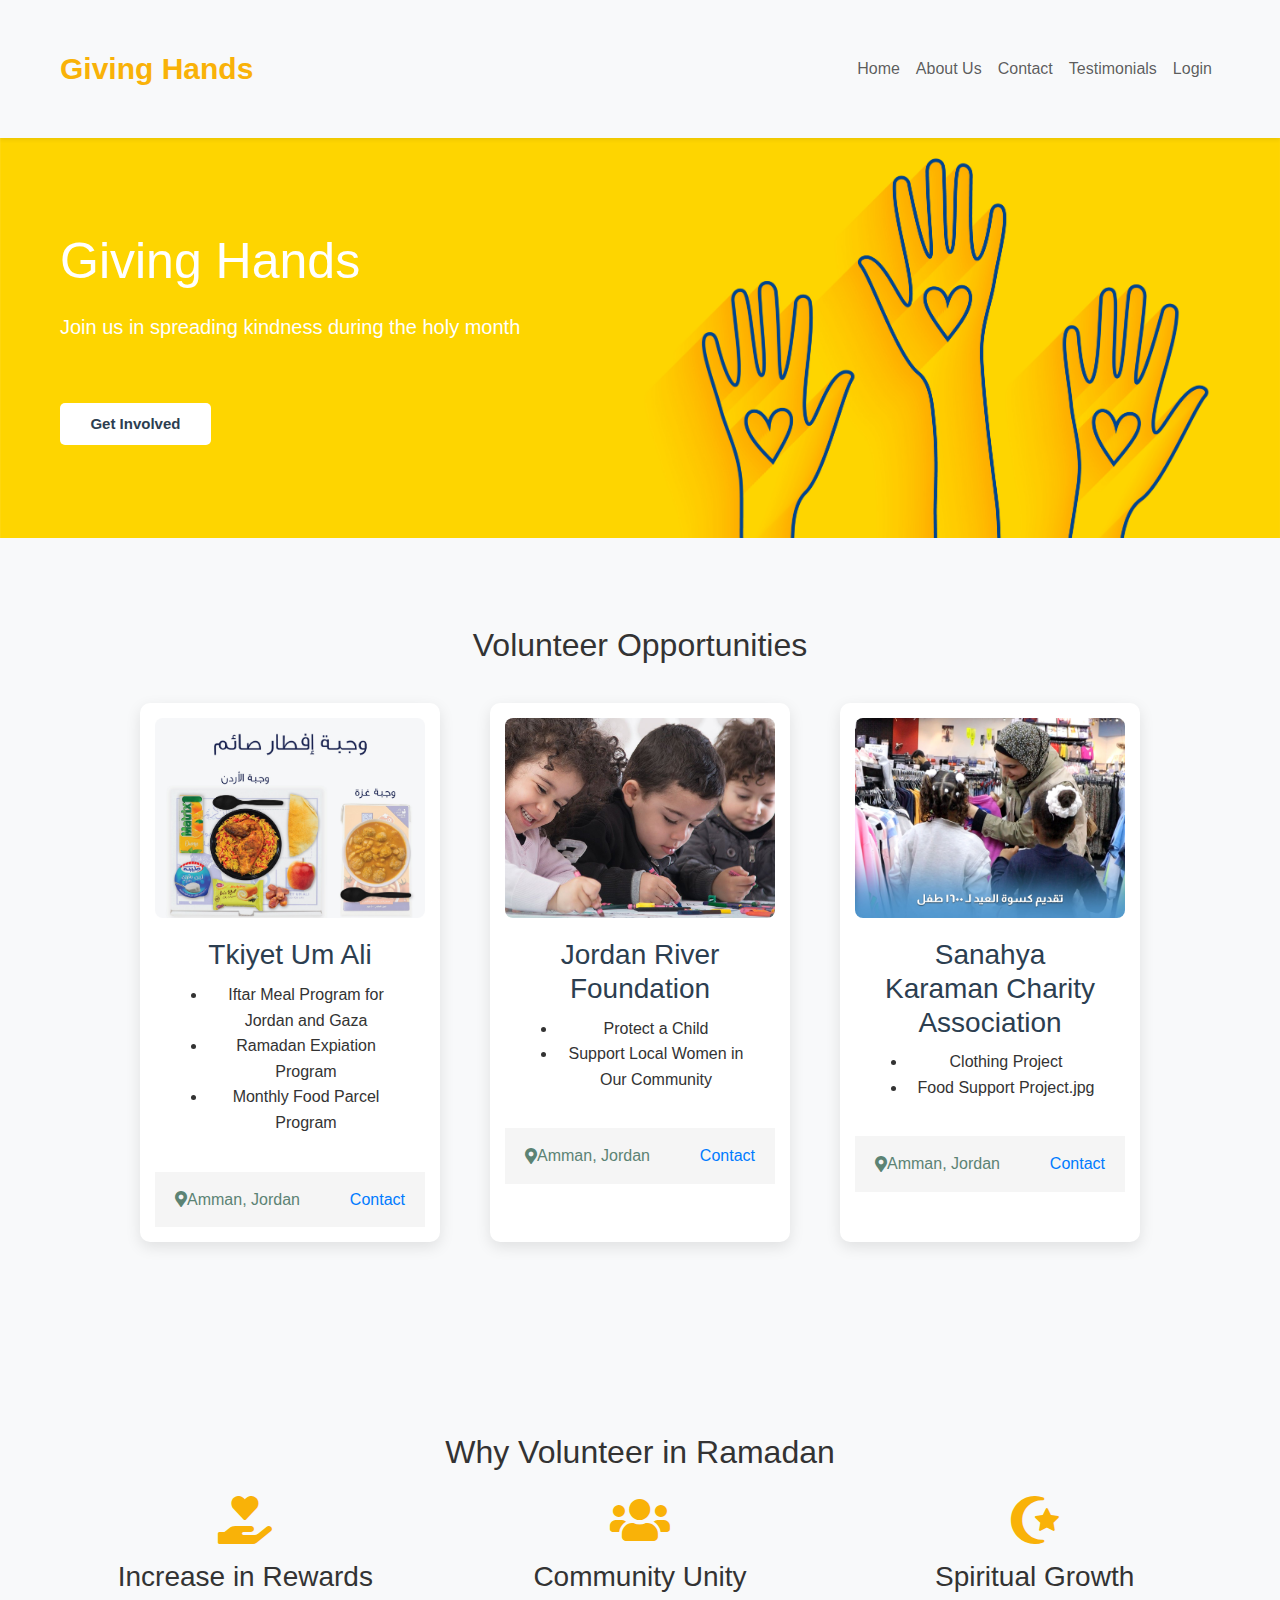
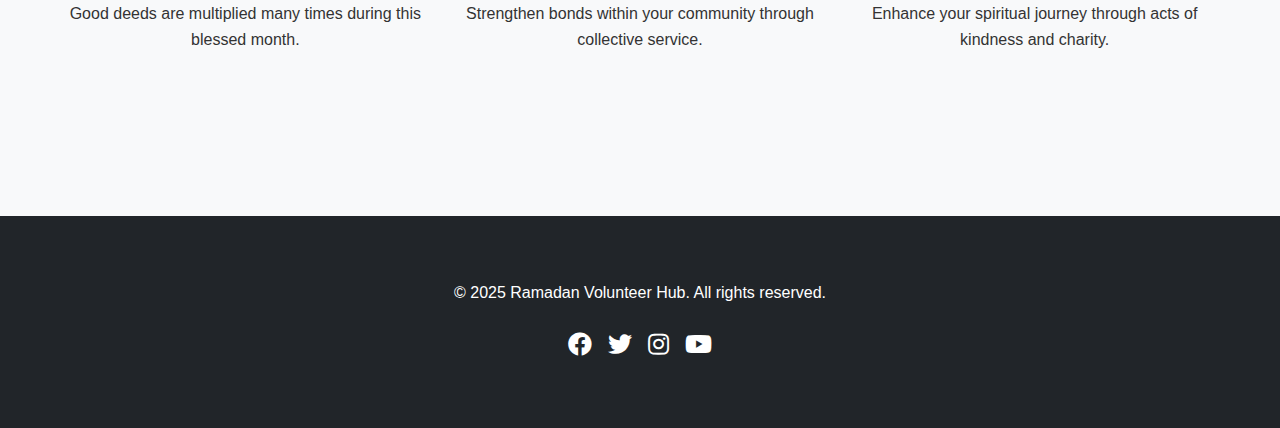
<file: index.html>
<!DOCTYPE html>
<html lang="en">
<head>
    <meta charset="UTF-8">
    <meta name="viewport" content="width=device-width, initial-scale=1.0">
    <title>GivingHands</title>
    <!-- Bootstrap CSS -->
    <link href="https://cdn.jsdelivr.net/npm/bootstrap@5.3.0/dist/css/bootstrap.min.css" rel="stylesheet">
    <!-- Custom CSS -->
    <link rel="stylesheet" href="./css/style.css">
    <!-- Font Awesome -->
    <link rel="stylesheet" href="https://cdnjs.cloudflare.com/ajax/libs/font-awesome/5.15.3/css/all.min.css">

    <style>
      .navyy a:hover {
       color: var(--accent);
}

    </style>
</head>

<body>
    <!-- Navbar -->
    <nav class="navbar navbar-expand-lg navbar-light bg-light p-0 shadow-sm navbar-custom">
        <div class="container">
            <a class="navbar-brand" href="../index.html" style="color: #F9B208; font-weight: bold; font-size: 30px; ">Giving Hands</a>
            <button class="navbar-toggler" type="button" data-bs-toggle="collapse" data-bs-target="#navbarNav" aria-controls="navbarNav" aria-expanded="false" aria-label="Toggle navigation">
                <span class="navbar-toggler-icon"></span>
            </button>
            <div class="collapse navbar-collapse" id="navbarNav">
                <ul class="navbar-nav ms-auto">
                    <li class="nav-item navyy"><a class="nav-link " href="./index.html">Home</a></li>
                    <li class="nav-item navyy"><a class="nav-link" href="./views/aboutus.html">About Us</a></li>
                    <li class="nav-item navyy"><a class="nav-link" href="./views/contact-us.html">Contact</a></li>
                    <li class="nav-item navyy"><a class="nav-link" href="./views/testomonial.html">Testimonials</a></li>
                    <li class="nav-item navyy "><a class="nav-link" href="./views/login.html" id="dylog">Login</a></li>

                </ul>
            </div>
        </div>
    </nav>

    <header class="text-white text-center py-5" style="background-image: url('images/tree1.jpg'); background-size: cover; background-position: center; height: 400px;">
        <div class="container h-100 d-flex flex-column justify-content-center align-items-start">
            <h1 class="header-title">Giving Hands</h1>
            <p class="header-subtitle">Join us in spreading kindness during the holy month</p>
            <a href="../views/login.html" class="btn btn-light header-button">Get Involved</a>
        </div>
    </header>

    <!-- Volunteer Opportunities -->
    <section id="opportunities" class="py-5">
        <div class="container">
            <h2 class="text-center mb-4">Volunteer Opportunities</h2>
            <div class="row" id="opportunitiesContainer">
                <!-- Cards will be dynamically inserted here -->
            </div>
        </div>
    </section>

    <!-- Why Volunteer in Ramadan -->
    <section id="about" class="py-5 bg-light">
        <div class="container">
            <h2 class="text-center mb-4">Why Volunteer in Ramadan</h2>
            <div class="row">
                <div class="col-md-4 text-center">
                    <i class="fas fa-hand-holding-heart fa-3x mb-3" style="color: #F9B208;"></i>
                    <h3>Increase in Rewards</h3>
                    <p>Good deeds are multiplied many times during this blessed month.</p>
                </div>
                <div class="col-md-4 text-center">
                    <i class="fas fa-users fa-3x mb-3" style="color: #F9B208;"></i>
                    <h3>Community Unity</h3>
                    <p>Strengthen bonds within your community through collective service.</p>
                </div>
                <div class="col-md-4 text-center">
                    <i class="fas fa-star-and-crescent fa-3x mb-3" style="color: #F9B208;"></i>
                    <h3>Spiritual Growth</h3>
                    <p>Enhance your spiritual journey through acts of kindness and charity.</p>
                </div>
            </div>
        </div>
    </section>

    <!-- Footer -->
    <footer class="bg-dark text-white py-4">
        <div class="container text-center">
            <p>&copy; 2025 Ramadan Volunteer Hub. All rights reserved.</p>
            <div class="social-links">
                <a href="#" class="text-white mx-2"><i class="fab fa-facebook"></i></a>
                <a href="#" class="text-white mx-2"><i class="fab fa-twitter"></i></a>
                <a href="#" class="text-white mx-2"><i class="fab fa-instagram"></i></a>
                <a href="#" class="text-white mx-2"><i class="fab fa-youtube"></i></a>
            </div>
        </div>
    </footer>

    <!-- Bootstrap JS -->
    <script src="https://cdn.jsdelivr.net/npm/bootstrap@5.3.0/dist/js/bootstrap.bundle.min.js"></script>
    <!-- Custom JS -->
    <script src="./js/charities.js"></script>
    <script src="./js/home.js"></script>


    <script>
        // Ramadan countdown timer
        function updateCountdown() {
            // Set the date we're counting down to (example: next Ramadan)
            // You'll need to update this date each year
            const ramadanDate = new Date("March 10, 2026 00:00:00").getTime();
            const now = new Date().getTime();
            const distance = ramadanDate - now;
            
            // Time calculations for days, hours, minutes and seconds
            const days = Math.floor(distance / (1000 * 60 * 60 * 24));
            const hours = Math.floor((distance % (1000 * 60 * 60 * 24)) / (1000 * 60 * 60));
            const minutes = Math.floor((distance % (1000 * 60 * 60)) / (1000 * 60));
            const seconds = Math.floor((distance % (1000 * 60)) / 1000);
            
            // Display the result
            document.getElementById("days").textContent = days.toString().padStart(2, '0');
            document.getElementById("hours").textContent = hours.toString().padStart(2, '0');
            document.getElementById("minutes").textContent = minutes.toString().padStart(2, '0');
            document.getElementById("seconds").textContent = seconds.toString().padStart(2, '0');
            
            // When countdown is over, show message
            if (distance < 0) {
                clearInterval(countdownTimer);
                document.querySelector(".countdown-container").innerHTML = "<h2>Ramadan Mubarak!</h2><p>The blessed month has arrived.</p>";
            }
        }
        
        // Update countdown every second
        updateCountdown();
        const countdownTimer = setInterval(updateCountdown, 1000);
        
        // Prayer times API integration
        function fetchPrayerTimes() {
            // This is a placeholder for prayer times API integration
            // In real implementation, you would fetch from an API like Aladhan API
            const prayerTimes = {
                fajr: "4:35 AM",
                sunrise: "6:12 AM",
                dhuhr: "12:30 PM",
                asr: "3:45 PM",
                maghrib: "6:48 PM",
                isha: "8:15 PM"
            };
            
            // Create prayer times display
            const prayerTimesContainer = document.getElementById("prayer-times-container");
            prayerTimesContainer.innerHTML = `
                <div class="prayer-times-grid">
                    <div class="prayer-time">
                        <h3>Fajr</h3>
                        <p>${prayerTimes.fajr}</p>
                    </div>
                    <div class="prayer-time">
                        <h3>Sunrise</h3>
                        <p>${prayerTimes.sunrise}</p>
                    </div>
                    <div class="prayer-time">
                        <h3>Dhuhr</h3>
                        <p>${prayerTimes.dhuhr}</p>
                    </div>
                    <div class="prayer-time">
                        <h3>Asr</h3>
                        <p>${prayerTimes.asr}</p>
                    </div>
                    <div class="prayer-time">
                        <h3>Maghrib</h3>
                        <p>${prayerTimes.maghrib}</p>
                    </div>
                    <div class="prayer-time">
                        <h3>Isha</h3>
                        <p>${prayerTimes.isha}</p>
                    </div>
                </div>
                <div class="iftar-time">
                    <h3>Today's Iftar Time</h3>
                    <p>${prayerTimes.maghrib}</p>
                </div>
            `;
        }
        
        // Load prayer times when page loads
        document.addEventListener("DOMContentLoaded", fetchPrayerTimes);
        
        // Form submission
        const signupForm = document.getElementById("signup-form");
        signupForm.addEventListener("submit", function(e) {
            e.preventDefault();
            
            // Get form values
            const name = document.getElementById("name").value;
            const email = document.getElementById("email").value;
            const phone = document.getElementById("phone").value;
            const opportunity = document.getElementById("opportunity").value;
            const availability = document.getElementById("availability").value;
            
            // Here you would typically send this data to a server
            // For this example, we'll just show a confirmation message
            alert(`Thank you ${name} for signing up to volunteer! We'll contact you shortly to confirm your participation.`);
            
            // Reset form
            signupForm.reset();
        });
        
        // Smooth scrolling for navigation links
        document.querySelectorAll('a[href^="#"]').forEach(anchor => {
            anchor.addEventListener('click', function(e) {
                e.preventDefault();
                
                const targetId = this.getAttribute('href');
                const targetElement = document.querySelector(targetId);
                
                if (targetElement) {
                    window.scrollTo({
                        top: targetElement.offsetTop - 70,
                        behavior: 'smooth'
                    });
                }
            });
        });
        
        // Dynamic available spots counter
        function updateAvailableSpots() {
            const opportunityCards = document.querySelectorAll('.opportunity-card');
            
            opportunityCards.forEach(card => {
                const spotsElement = card.querySelector('.spots');
                let spots = parseInt(spotsElement.textContent);
                
                // Simulate random signups
                if (Math.random() > 0.8 && spots > 0) {
                    spots--;
                    spotsElement.textContent = spots + " spots left";
                    
                    // Add urgency message when spots are low
                    if (spots <= 3) {
                        spotsElement.style.color = "#ff4d4d";
                    }
                }
            });
        }
        
        // Update available spots every 30 seconds
        setInterval(updateAvailableSpots, 30000);
        
        // Add animation to features on scroll
        const features = document.querySelectorAll('.feature');
        
        function checkScroll() {
            features.forEach(feature => {
                const featurePosition = feature.getBoundingClientRect().top;
                const screenPosition = window.innerHeight / 1.3;
                
                if (featurePosition < screenPosition) {
                    feature.style.opacity = "1";
                    feature.style.transform = "translateY(0)";
                }
            });
        }
        
        // Initial styles for features
        features.forEach(feature => {
            feature.style.opacity = "0";
            feature.style.transform = "translateY(20px)";
            feature.style.transition = "opacity 0.5s ease, transform 0.5s ease";
        });
        
        // Check scroll position when page loads and on scroll
        window.addEventListener('load', checkScroll);
        window.addEventListener('scroll', checkScroll);


        document.addEventListener("DOMContentLoaded", function () {
    const menuToggle = document.querySelector(".menu-toggle");
    const navLinks = document.querySelector(".nav-links");

    menuToggle.addEventListener("click", function () {
        navLinks.classList.toggle("active");
    });

});

        
    </script>

    <script src="./js/charities.js"></script>
    <script src="./js/home.js"></script>

</body>
</html>
</file>
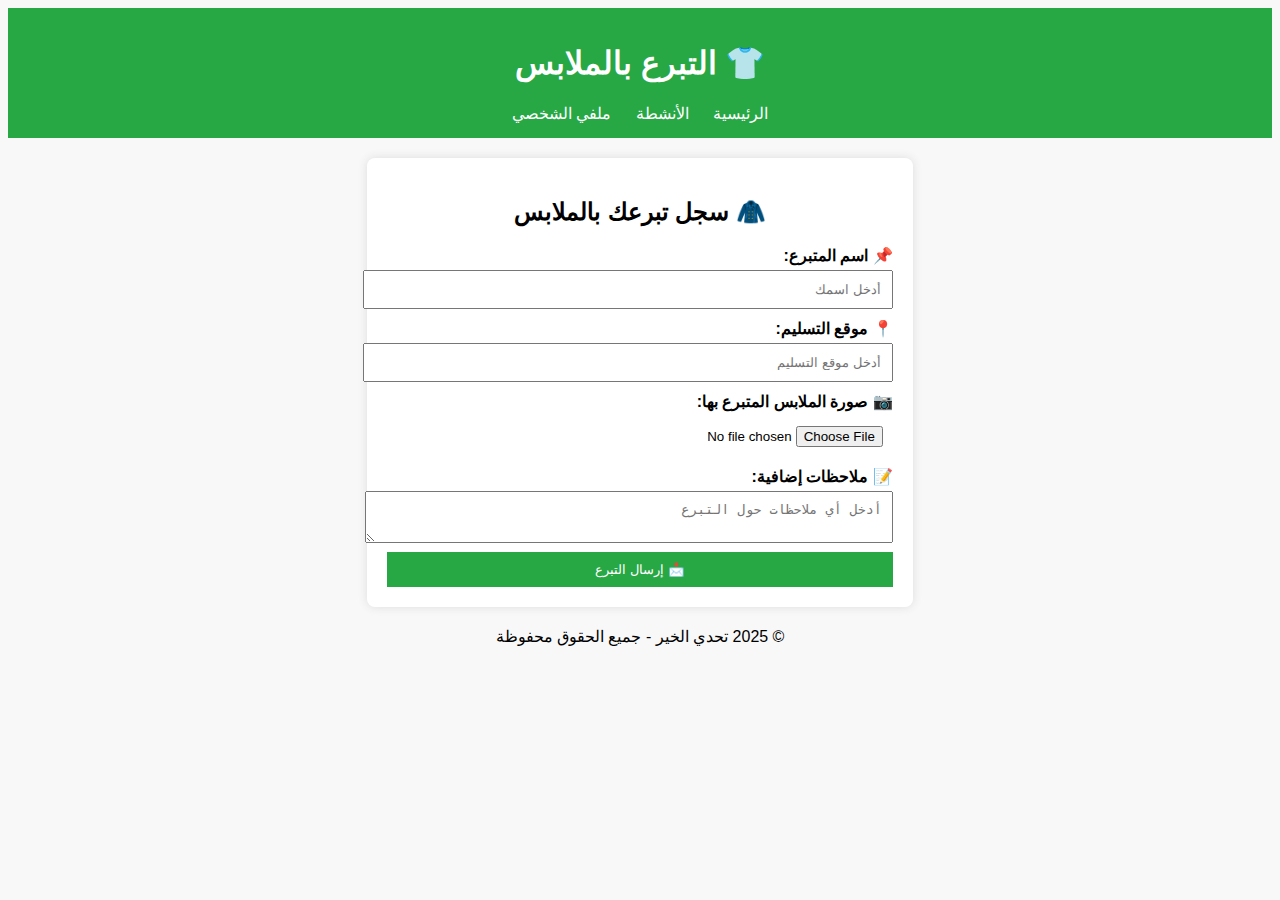
<file: views/donate-clothes.html>
<!DOCTYPE html>
<html lang="ar">
<head>
    <meta charset="UTF-8">
    <meta name="viewport" content="width=device-width, initial-scale=1.0">
    <title>التبرع بالملابس</title>
    <link rel="stylesheet" href="../css/donate-style.css">
</head>
<body>
    <header>
        <h1>👕 التبرع بالملابس</h1>
        <nav>
            <a href="../index.html">الرئيسية</a>
            <a href="activities.html">الأنشطة</a>
            <a href="profile.html">ملفي الشخصي</a>
        </nav>
    </header>

    <section class="donation-form">
        <h2>🧥 سجل تبرعك بالملابس</h2>
        <form id="donationForm">
            <label>📌 اسم المتبرع:</label>
            <input type="text" id="donorName" placeholder="أدخل اسمك" required>

            <label>📍 موقع التسليم:</label>
            <input type="text" id="location" placeholder="أدخل موقع التسليم" required>

            <label>📷 صورة الملابس المتبرع بها:</label>
            <input type="file" id="clothesImage" accept="image/*" title="اختر صورة الملابس">

            <label>📝 ملاحظات إضافية:</label>
            <textarea id="notes" placeholder="أدخل أي ملاحظات حول التبرع"></textarea>

            <button type="submit">📩 إرسال التبرع</button>
        </form>
        <p id="successMessage" style="display:none; color:green; margin-top:10px;">✅ تم تسجيل تبرعك بنجاح!</p>
    </section>

    <footer>© 2025 تحدي الخير - جميع الحقوق محفوظة</footer>

    <script src="../js/donate-js.js"></script>
</body>
</html>
</file>
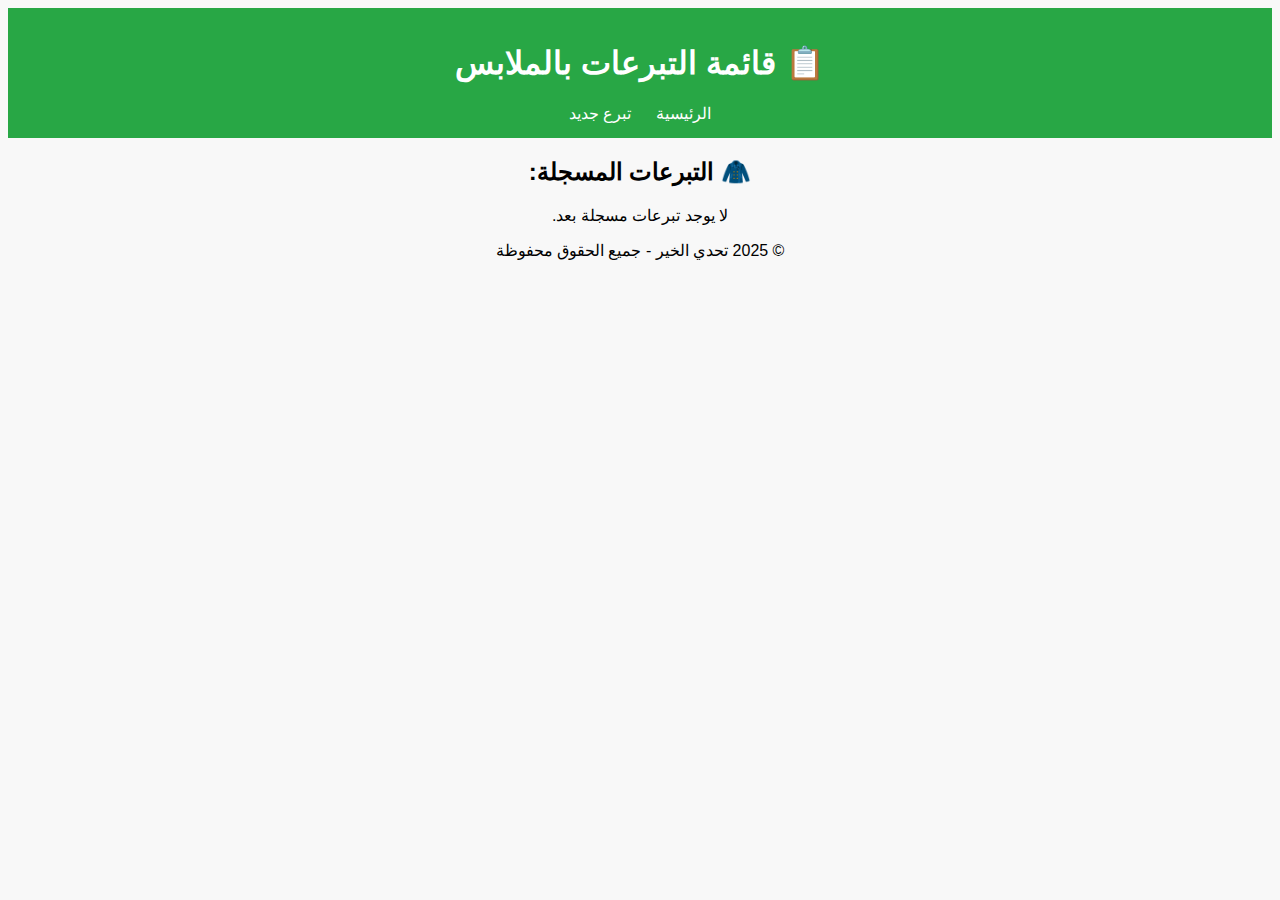
<file: views/donations.html>
<!DOCTYPE html>
<html lang="ar">
<head>
    <meta charset="UTF-8">
    <meta name="viewport" content="width=device-width, initial-scale=1.0">
    <title>قائمة التبرعات</title>
    <link rel="stylesheet" href="../css/donate-style.css">
</head>
<body>
    <header>
        <h1>📋 قائمة التبرعات بالملابس</h1>
        <nav>
            <a href="../index.html">الرئيسية</a>
            <a href="../views/donate-clothes.html">تبرع جديد</a>
        </nav>
    </header>

    <section>
        <h2>🧥 التبرعات المسجلة:</h2>
        <div id="donationsList"></div>
    </section>

    <footer>© 2025 تحدي الخير - جميع الحقوق محفوظة</footer>

    <script>
        let donations = JSON.parse(localStorage.getItem("donations")) || [];
        let donationsList = document.getElementById("donationsList");

        if (donations.length === 0) {
            donationsList.innerHTML = "<p>لا يوجد تبرعات مسجلة بعد.</p>";
        } else {
            donations.forEach(donation => {
                let donationDiv = document.createElement("div");
                donationDiv.classList.add("donation-item");

                let img = document.createElement("img");
                img.src = donation.imageUrl ? donation.imageUrl : "images/placeholder.png"; // إذا لم يتم رفع صورة، نستخدم صورة افتراضية
                img.alt = "صورة الملابس المتبرع بها";
                img.classList.add("donation-image");

                let details = document.createElement("p");
                details.innerHTML = `👤 ${donation.donorName} - 📍 ${donation.location} - 📝 ${donation.notes}`;

                donationDiv.appendChild(img);
                donationDiv.appendChild(details);
                donationsList.appendChild(donationDiv);
            });
        }
    </script>
</body>
</html>
</file>
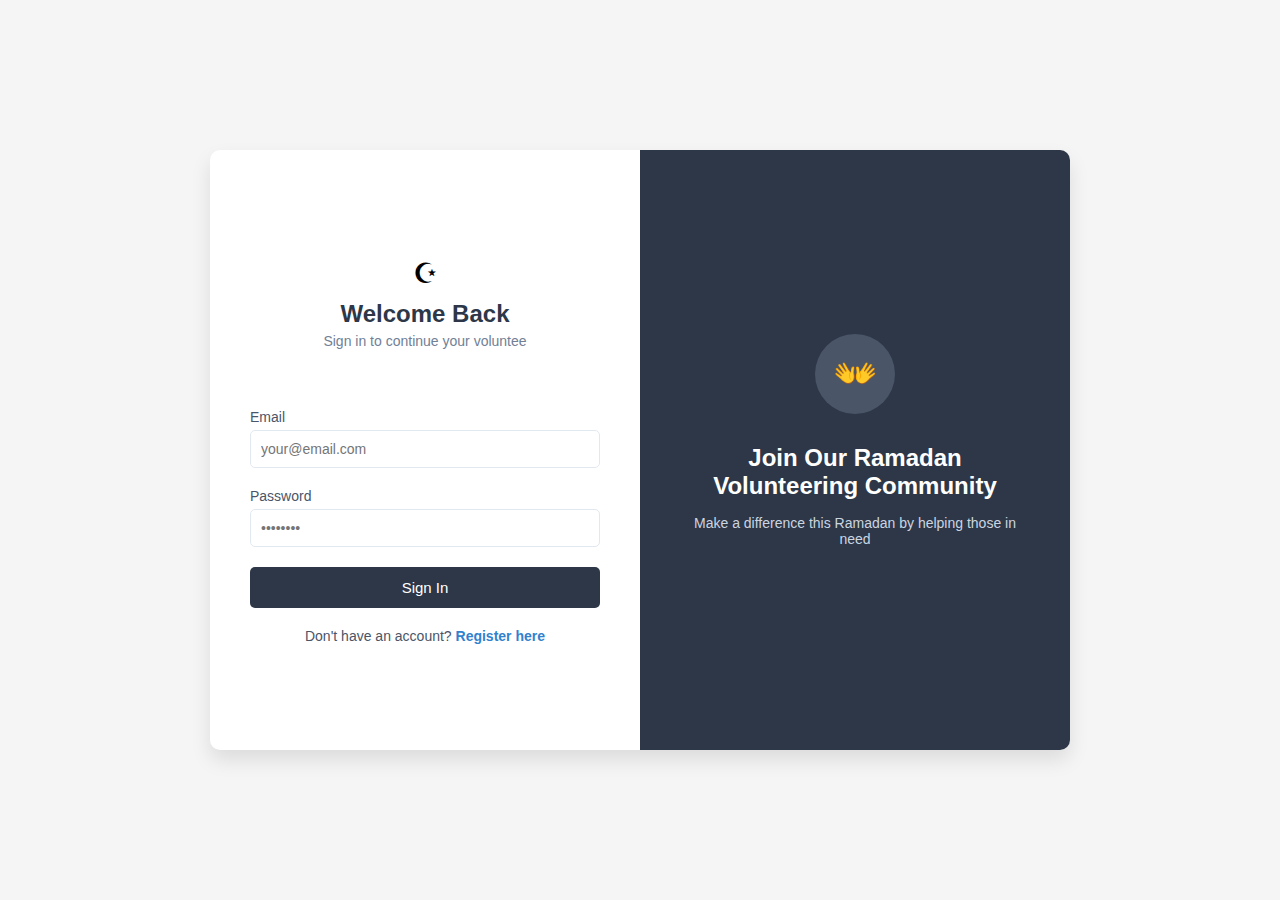
<file: views/login.html>
<!DOCTYPE html>
<html lang="en">
<head>
    <meta charset="UTF-8">
    <meta name="viewport" content="width=device-width, initial-scale=1.0">
    <title>Giving Hands - Login</title>
    <link rel="stylesheet" href="../css/login-style.css">
</head>
<body>
    <div class="login-container">
        <div class="login-form">
            <div class="logo">
                <div class="crescent">☪</div>
                <h1>Welcome Back</h1>
                <p class="subtitle">Sign in to continue your voluntee</p>
            </div>
            <form id="loginForm">
                <div class="form-group">
                    <label for="email">Email</label>
                    <input type="email" id="email" placeholder="your@email.com" required>
                </div>
                <div class="form-group">
                    <label for="password">Password</label>
                    <input type="password" id="password" placeholder="••••••••" required>
                </div>
                
                <button type="submit" class="btn-login">Sign In</button>
            </form>
            <p class="signup">Don't have an account? <a href="../views/register.html">Register here</a></p>
        </div>
        <div class="info-section">
            <div class="info-icon">
                <span class="handshake">👐</span>
            </div>
            <h2 class="info-title">Join Our Ramadan Volunteering Community</h2>
            <p class="info-text">Make a difference this Ramadan by helping those in need</p>
        </div>
    </div>

    <script src="../js/login.js"></script>
    <script src="../js/home.js"></script>
</body>
</html>
</file>
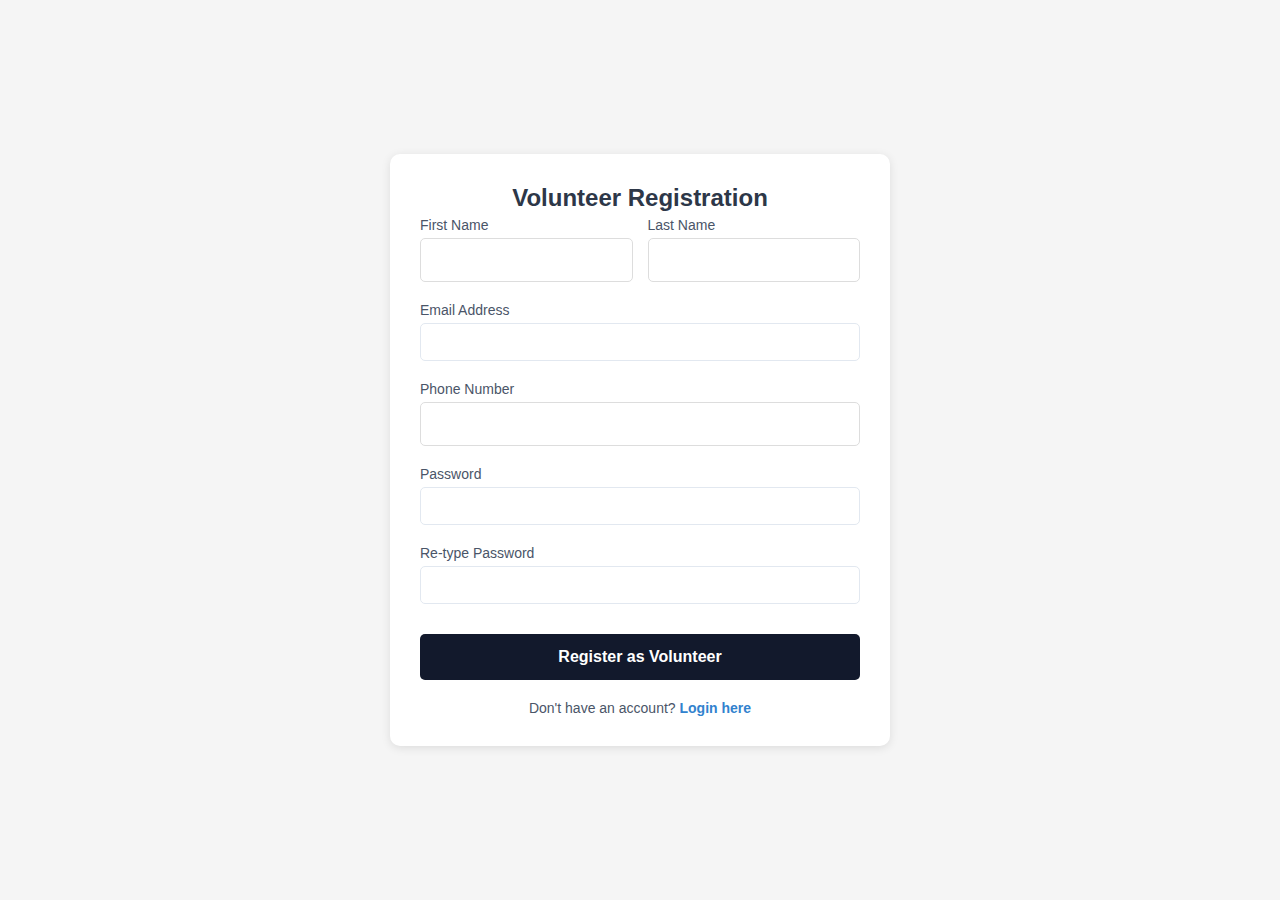
<file: views/register.html>
<!DOCTYPE html>
<html lang="en">
<head>
    <meta charset="UTF-8">
    <meta name="viewport" content="width=device-width, initial-scale=1.0">
    <title>Volunteer Registration</title>
    <link rel="stylesheet" href="../css/register-style.css">
    <link rel="stylesheet" href="../css/login-style.css">
</head>
<body>
    <div class="registration-container">
        <h1>Volunteer Registration</h1>
        <form id="volunteerForm">
            <div class="form-row">
                <div class="form-group">
                    <label for="firstName">First Name</label>
                    <input type="text" id="firstName" name="firstName" required>
                </div>
                <div class="form-group">
                    <label for="lastName">Last Name</label>
                    <input type="text" id="lastName" name="lastName" required>
                </div>
            </div>

            <div class="form-group">
                <label for="email">Email Address</label>
                <input type="email" id="email" name="email" required>
            </div>

            <div class="form-group">
                <label for="phone">Phone Number</label>
                <input type="tel" id="phone" name="phone" required>
            </div>

            <div class="form-group">
                <label for="password">Password</label>
                <input type="password" id="password" name="password" required>
            </div>
            
            <div class="form-group">
                <label for="repassword">Re-type Password</label>
                <input type="password" id="repassword" name="repassword" required>
            </div>            

            <button type="submit" class="submit-btn">Register as Volunteer</button>
        </form>
        <p class="signup">Don't have an account? <a href="../views/login.html">Login here</a></p>

    <script src="../js/register.js"></script>
</body>
</html>
</file>
<file: css/style.css>
:root {
    --primary: #2C3E50;
    --secondary: #5C8374;
    --accent: #F9B208;
    --background: #F8F9FA;
    --text: #333;
    --light: #fff;
}

* {
    margin: 0;
    padding: 0;
    box-sizing: border-box;
    font-family: 'Segoe UI', Tahoma, Geneva, Verdana, sans-serif;
}

body {
    background-color: var(--background);
    color: var(--text);
    line-height: 1.6;
}

header {
    background-image: url('../images/tree1.jpg');
    background-size: cover;
    background-position: center;
    color: var(--light);
    text-align: left;
    padding: 100px 20px;
    height: 400px;
}

.countdown-container {
    background-color: var(--primary);
    border-radius: 10px;
    padding: 20px;
    width: 80%;
    max-width: 800px;
    margin: -50px auto 0;
    position: relative;
    box-shadow: 0 5px 15px rgba(0, 0, 0, 0.1);
}

.countdown {
    display: flex;
    justify-content: space-around;
}

.countdown-item {
    text-align: center;
}

.countdown-item span {
    font-size: 2rem;
    font-weight: bold;
}
.nav-links a:hover {
    color: var(--accent);
    }

nav {
    background-color: var(--light);
    box-shadow: 0 2px 5px rgba(0, 0, 0, 0.1);
    position: sticky;
    top: 0;
    z-index: 100;
}
.nav-links a:hover {
    color: var(--accent) !important;
    }
    
.nav-container {
    display: flex;
    justify-content: space-between;
    align-items: center;
    max-width: 1200px;
    margin: 0 auto;
}

.logo {
    font-size: 1.5rem;
    font-weight: bold;
    color: var(--primary);
}

.nav-links {
    display: flex;
    list-style: none;
}

.nav-links li {
    margin-left: 20px;
}

.nav-links a {
    text-decoration: none;
    color: var(--primary);
    font-weight: 500;
    transition: color 0.3s;
}

.nav-links a:hover {
    color: var(--accent);
}


.btn {
    background-color: var(--light);
    color: var(--primary);
    padding: 10px 20px;
    border: none;
    border-radius: 5px;
    cursor: pointer;
    font-weight: bold;
    transition: background-color 0.3s;
    margin-top: 30px;
    width: 13%;
    font-size: 15px;
}

.back-button {
    text-decoration: none;
    color: white;
    font-size: 18px;
    margin-left: 15px;
}

.details-container {
    display: flex;
    justify-content: center;
    align-items: center;
    flex-wrap: wrap;
    margin: 20px;
}

.charity-image img {
    margin-top: -200px;
    margin-right:30px ;

    width: 300px;
    height: 300px;
    object-fit: cover;
    border-radius: 10px;
    box-shadow: 0px 0px 10px #ddd;
}

.charity-info {
    max-width: 500px;
    margin-left: 20px;
    text-align: left;
}

.charity-info h2 {
    color: #333;
}

.charity-info h3 {
    margin-top: 10px;
}

.charity-info ul {
    padding: 0;
    list-style: none;
}

.charity-info ul li {
    background: #e8f5e9;
    padding: 10px;
    margin: 5px 0;
    border-radius: 5px;
}

.btn:hover {
    background-color: #e8a800;
}

.container {
    max-width: 1200px;
    margin: 0 auto;
    padding: 40px 20px;
}

.section-title {
    text-align: center;
    margin-bottom: 40px;
}

.section-title h2 {
    font-size: 2rem;
    color: var(--primary);
    position: relative;
    display: inline-block;
    padding-bottom: 10px;
}

.opportunity-card {
    background: white;
    box-shadow: 0px 0px 10px #ddd;
    border-radius: 10px;
    overflow: hidden;
    margin: 15px;
    padding: 15px;
    text-align: center;
}

#opportunitiesContainer {
    display: flex;
    flex-wrap: wrap;
    gap: 20px; /* المسافة بين البطاقات */
    justify-content: center; /* توسيط العناصر */
}

.opportunity-card {
    width: 300px; /* حجم البطاقة */
    background: white;
    box-shadow: 0px 0px 10px #ddd;
    border-radius: 10px;
    overflow: hidden;
    text-align: center;
    padding: 15px;
}

.opportunity-card img {
    width: 100%;
    height: 200px;
    object-fit: cover;
    border-radius: 8px;
}


.opportunity-card img {
    width: 100%;
    height: 200px;
    object-fit: cover;
    border-radius: 8px;
}

.card-footer {
    display: flex;
    justify-content: space-between;
    padding: 10px 0;
}

.card-footer .contact a {
    text-decoration: none;
    color: #007bff;
}


.section-title h2::after {
    content: '';
    position: absolute;
    width: 60%;
    height: 3px;
    background-color: var(--accent);
    bottom: 0;
    left: 20%;
}

.opportunities {
    display: grid;
    grid-template-columns: repeat(auto-fill, minmax(300px, 1fr));
    gap: 30px;
}

.opportunity-card {
    background-color: var(--light);
    border-radius: 10px;
    overflow: hidden;
    box-shadow: 0 5px 15px rgba(0, 0, 0, 0.1);
    transition: transform 0.3s;
}

.opportunity-card:hover {
    transform: translateY(-10px);
}

.card-img {
    height: 200px;
    overflow: hidden;
}

.card-img img {
    width: 100%;
    height: 100%;
    object-fit: cover;
}

.card-content {
    padding: 20px;
}

.card-content h3 {
    color: var(--primary);
    margin-bottom: 10px;
}

.card-footer {
    display: flex;
    justify-content: space-between;
    align-items: center;
    padding: 15px 20px;
    background-color: #f5f5f5;
}

.location {
    display: flex;
    align-items: center;
    color: var(--secondary);
}

.spots {
    font-weight: bold;
    color: var(--primary);
}

#signup-form {
    background-color: var(--light);
    padding: 30px;
    border-radius: 10px;
    box-shadow: 0 5px 15px rgba(0, 0, 0, 0.1);
    max-width: 600px;
    margin: 0 auto;
}

.form-group {
    margin-bottom: 20px;
}

.form-group label {
    display: block;
    margin-bottom: 5px;
    font-weight: 500;
}

.form-group input, 
.form-group select,
.form-group textarea {
    width: 100%;
    padding: 10px;
    border: 1px solid #ddd;
    border-radius: 5px;
}

.form-group textarea {
    height: 100px;
}

.features {
    display: grid;
    grid-template-columns: repeat(auto-fill, minmax(300px, 1fr));
    gap: 30px;
}

.feature {
    text-align: center;
    padding: 30px;
    background-color: var(--light);
    border-radius: 10px;
    box-shadow: 0 5px 15px rgba(0, 0, 0, 0.1);
}

.feature i {
    font-size: 2.5rem;
    color: var(--accent);
    margin-bottom: 20px;
}
.menu-toggle {
    display: none;
    font-size: 1.8rem;
    cursor: pointer;
    color: var(--primary);
}

footer {
    background-color: var(--primary);
    color: var(--light);
    text-align: center;
    padding: 30px 0;
    margin-top: 60px;
}

.social-links {
    display: flex;
    justify-content: center;
    margin-top: 20px;
}

.social-links a {
    color: var(--light);
    margin: 0 10px;
    font-size: 1.5rem;
}
/* تقليل البادنج في النافبار */
.navbar-custom {
    padding-top: 0 !important;
    padding-bottom: 0 !important; 
}
/* تنسيق الـ Header */
.header-title {
    font-size: 50px; /* حجم الخط الافتراضي */
    margin-bottom: 20px; /* تباعد بين العنوان والنص */
}

.header-subtitle {
    font-size: 20px; /* حجم الخط الافتراضي */
    margin-bottom: 30px; /* تباعد بين النص والزر */
}

.header-button {
    color: #2C3E50; /* لون النص */
    font-size: 15px; /* حجم الخط الافتراضي */
    width: 13%; /* عرض الزر الافتراضي */
    padding: 10px 20px; /* بادنج داخلي */
    text-decoration: none; /* إزالة التسطير */
    border-radius: 5px; /* زوايا مدورة */
    transition: background-color 0.3s ease; /* تأثير انتقالي */
}

.header-button:hover {
    background-color: rgba(255, 255, 255, 0.9); /* لون الخلفية عند التحويم */
}


@media (max-width: 992px) {
    .navbar-custom {
        padding-top: 0.5rem; 
        padding-bottom: 0.5rem; 
    }

    .navbar-nav {
        padding-top: 1rem; /* إضافة بادنج صغير للقائمة المنسدلة */
    }

    .navbar-toggler {
        margin-top: 0.5rem; /* تحسين موضع زر القائمة المنسدلة */
    }
}
@media (max-width: 768px) {
    .nav-links {
        display: none;
        flex-direction: column;
        width: 100%;
        background: var(--light);
        position: absolute;
        top: 60px;
        left: 0;
        box-shadow: 0 4px 6px rgba(0, 0, 0, 0.1);
    }

    .nav-links.active {
        display: flex;
    }

    .nav-links li {
        text-align: center;
        margin: 10px 0;
    }

    .menu-toggle {
        display: block;
    }
}
@media (max-width: 768px) {
    .countdown {
        flex-wrap: wrap;
    }
    
    .countdown-item {
        width: 50%;
        margin-bottom: 20px;
    }
    
    .nav-links {
        display: none;
    }
}
@media (max-width: 992px) {
    .charity-image {
        margin-top: 200px;
    }
    .charity-info{
        margin-top: 25px;
    }
}
@media (max-width: 768px) {
    .charity-image {
        margin-top: 200px;
    }
    .charity-info{
        margin-top: 25px;
    }
}
@media (max-width: 576px) {
    .charity-image {
        margin-top: 200px;
    }
    .charity-info{
        margin-top: 25px;
    }
}
/* تحسين تنسيق النص والأزرار للشاشات الصغيرة */
@media (max-width: 768px) {
    .details-container {
        flex-direction: column; /* تغيير اتجاه العناصر إلى عمودي */
        align-items: center; /* توسيط العناصر */
    }

    .charity-image {
        margin-top: 20px; /* إضافة مسافة علوية */
        text-align: center; /* توسيط الصورة */
    }



    .charity-info h2 {
        font-size: 24px; /* تصغير حجم العنوان */
    }

    .charity-info p {
        font-size: 14px; /* تصغير حجم النص */
    }

    .charity-info h6 {
        font-size: 16px; /* تصغير حجم العناوين الفرعية */
    }

    .charity-info button {
        width: 100%; /* جعل الزر يأخذ العرض الكامل */
        margin-top: 10px; /* إضافة مسافة علوية */
    }
}


/* تحسين التنسيق للشاشات الصغيرة */
@media (max-width: 768px) {
    .header-title {
        font-size: 36px; /* تصغير حجم العنوان */
    }

    .header-subtitle {
        font-size: 16px; /* تصغير حجم النص */
    }

    .header-button {
        width: 50%; /* زيادة عرض الزر */
        font-size: 14px; /* تصغير حجم الخط */
    }
}

@media (max-width: 576px) {
    .header-title {
        font-size: 28px; /* تصغير حجم العنوان أكثر */
    }

    .header-subtitle {
        font-size: 14px; /* تصغير حجم النص أكثر */
    }

    .header-button {
        width: 70%; /* زيادة عرض الزر أكثر */
        font-size: 12px; /* تصغير حجم الخط أكثر */
    }
}
/* تحسين تنسيق النص والأزرار للشاشات الصغيرة */
@media (max-width: 768px) {
    .details-container {
        flex-direction: column; /* تغيير اتجاه العناصر إلى عمودي */
        align-items: center; /* توسيط العناصر */
    }

    .charity-image {
        margin-top: 200px; /* إضافة مسافة علوية */
        text-align: center; /* توسيط الصورة */
    }


    .charity-info h2 {
        font-size: 24px; /* تصغير حجم العنوان */
    }

    .charity-info p {
        font-size: 14px; /* تصغير حجم النص */
    }

    .charity-info h6 {
        font-size: 16px; /* تصغير حجم العناوين الفرعية */
    }

    .charity-info button {
        width: 100%; /* جعل الزر يأخذ العرض الكامل */
        margin-top: 10px; /* إضافة مسافة علوية */
    }
}
</file>
<file: css/donate-style.css>
body {
    font-family: Arial, sans-serif;
    direction: rtl;
    text-align: center;
    background-color: #f8f8f8;
}

header {
    background: #28a745;
    color: white;
    padding: 15px;
}

nav a {
    color: white;
    text-decoration: none;
    margin: 10px;
}

.donation-form {
    background: white;
    width: 40%;
    margin: 20px auto;
    padding: 20px;
    box-shadow: 0px 0px 10px #ddd;
    border-radius: 8px;
}

label {
    display: block;
    text-align: right;
    margin-top: 10px;
    font-weight: bold;
}

input, textarea, button {
    width: 100%;
    padding: 10px;
    margin-top: 5px;
}

button {
    background: #28a745;
    color: white;
    border: none;
    cursor: pointer;
}

button:hover {
    background: #218838;
}

.donation-item {
    background: white;
    margin: 15px auto;
    padding: 15px;
    box-shadow: 0px 0px 10px #ddd;
    border-radius: 8px;
    width: 80%;
    text-align: center;
}

.donation-image {
    max-width: 200px;
    height: auto;
    margin-bottom: 10px;
    border-radius: 5px;
    box-shadow: 0px 0px 5px #aaa;
}
</file>
<file: css/login-style.css>
* {
    margin: 0;
    padding: 0;
    box-sizing: border-box;
    font-family: 'Segoe UI', Tahoma, Geneva, Verdana, sans-serif;
}

body {
    background-color: #f5f5f5;
    height: 100vh;
    display: flex;
    justify-content: center;
    align-items: center;
}

.login-container {
    display: flex;
    width: 100%;
    max-width: 860px;
    height: 600px;
    background-color: #ffffff;
    border-radius: 10px;
    overflow: hidden;
    box-shadow: 0 10px 20px rgba(0, 0, 0, 0.1);
}

.login-form {
    width: 50%;
    padding: 40px;
    display: flex;
    flex-direction: column;
    justify-content: center;
}

.info-section {
    width: 50%;
    background-color: #2d3748;
    color: white;
    padding: 40px;
    display: flex;
    flex-direction: column;
    justify-content: center;
    align-items: center;
    text-align: center;
}

.logo {
    text-align: center;
    margin-bottom: 30px;
}

.crescent {
    font-size: 28px;
    margin-bottom: 10px;
}

h1 {
    font-size: 24px;
    color: #2d3748;
    margin-bottom: 5px;
}

.subtitle {
    font-size: 14px;
    color: #718096;
    margin-bottom: 30px;
}

.form-group {
    margin-bottom: 20px;
}

label {
    display: block;
    font-size: 14px;
    color: #4a5568;
    margin-bottom: 5px;
}

input[type="email"], 
input[type="password"] {
    width: 100%;
    padding: 10px;
    border: 1px solid #e2e8f0;
    border-radius: 5px;
    font-size: 14px;
    transition: border-color 0.3s;
}

input[type="email"]:focus, 
input[type="password"]:focus {
    outline: none;
    border-color: #4299e1;
}

.remember-forgot {
    display: flex;
    justify-content: space-between;
    align-items: center;
    margin-bottom: 20px;
    font-size: 14px;
}

.remember {
    display: flex;
    align-items: center;
}

.remember input {
    margin-right: 5px;
}

.forgot a {
    color: #4a5568;
    text-decoration: none;
}

.forgot a:hover {
    text-decoration: underline;
}

.btn-login {
    background-color: #2d3748;
    color: white;
    border: none;
    padding: 12px;
    border-radius: 5px;
    font-size: 15px;
    cursor: pointer;
    transition: background-color 0.3s;
    width: 100%;
}

.btn-login:hover {
    background-color: #1a202c;
}

.signup {
    text-align: center;
    margin-top: 20px;
    font-size: 14px;
    color: #4a5568;
}

.signup a {
    color: #3182ce;
    text-decoration: none;
    font-weight: bold;
}

.signup a:hover {
    text-decoration: underline;
}

.info-icon {
    width: 80px;
    height: 80px;
    background-color: #4a5568;
    border-radius: 50%;
    display: flex;
    justify-content: center;
    align-items: center;
    margin-bottom: 30px;
}

.handshake {
    font-size: 36px;
    color: white;
}

.info-title {
    font-size: 24px;
    margin-bottom: 15px;
    color: white;
}

.info-text {
    font-size: 14px;
    color: #cbd5e0;
    margin-bottom: 20px;
}

@media (max-width: 768px) {
    .login-container {
        flex-direction: column;
        height: auto;
    }

    .login-form, .info-section {
        width: 100%;
    }

    .info-section {
        order: -1;
        padding: 30px;
    }
}
</file>
<file: css/register-style.css>
* {
    margin: 0;
    padding: 0;
    box-sizing: border-box;
    font-family: Arial, sans-serif;
}

body {
    background-color: #f5f5f5;
    display: flex;
    justify-content: center;
    align-items: center;
    min-height: 100vh;
    padding: 20px;
}

.registration-container {
    background-color: #ffffff;
    border-radius: 10px;
    box-shadow: 0 2px 10px rgba(0, 0, 0, 0.1);
    width: 100%;
    max-width: 500px;
    padding: 30px;
}

h1 {
    font-size: 24px;
    font-weight: bold;
    margin-bottom: 25px;
    text-align: center;
}

.form-group {
    margin-bottom: 20px;
}

label {
    display: block;
    font-size: 14px;
    margin-bottom: 8px;
    color: #333;
}

input[type="text"],
input[type="email"],
input[type="tel"],
input[type="password"],
select,
textarea {
    width: 100%;
    padding: 12px;
    border: 1px solid #ddd;
    border-radius: 5px;
    font-size: 16px;
}

textarea {
    height: 100px;
    resize: vertical;
}

select {
    appearance: none;
    background-image: url("data:image/svg+xml;charset=US-ASCII,%3Csvg%20xmlns%3D%22http%3A%2F%2Fwww.w3.org%2F2000%2Fsvg%22%20width%3D%22292.4%22%20height%3D%22292.4%22%3E%3Cpath%20fill%3D%22%23131313%22%20d%3D%22M287%2069.4a17.6%2017.6%200%200%200-13-5.4H18.4c-5%200-9.3%201.8-12.9%205.4A17.6%2017.6%200%200%200%200%2082.2c0%205%201.8%209.3%205.4%2012.9l128%20127.9c3.6%203.6%207.8%205.4%2012.8%205.4s9.2-1.8%2012.8-5.4L287%2095c3.5-3.5%205.4-7.8%205.4-12.8%200-5-1.9-9.2-5.5-12.8z%22%2F%3E%3C%2Fsvg%3E");
    background-repeat: no-repeat;
    background-position: right 12px top 50%;
    background-size: 12px auto;
    padding-right: 30px;
}

.form-row {
    display: flex;
    gap: 15px;
}

.form-row .form-group {
    flex: 1;
}

.time-slots {
    display: flex;
    gap: 10px;
    flex-wrap: wrap;
}

.time-slot {
    display: flex;
    align-items: center;
    margin-right: 10px;
    margin-bottom: 10px;
}

.time-slot input[type="checkbox"] {
    margin-right: 5px;
}

.submit-btn {
    width: 100%;
    padding: 14px;
    background-color: #12192c;
    color: white;
    border: none;
    border-radius: 5px;
    font-size: 16px;
    font-weight: bold;
    cursor: pointer;
    margin-top: 10px;
}

.submit-btn:hover {
    background-color: #1a2540;
}

.areas-select {
    background-color: #f0f0f0;
}

/* Style for the time slots section */
.time-slots-section {
    margin-bottom: 20px;
}

.time-slots-section label {
    display: block;
    margin-bottom: 10px;
}

.time-slots {
    display: flex;
    flex-wrap: wrap;
    gap: 10px;
}

.time-slot {
    display: flex;
    align-items: center;
    margin-bottom: 5px;
}

.time-slot input[type="checkbox"] {
    margin-right: 5px;
}

.time-slot label {
    margin-bottom: 0;
}

.login-link {
    text-align: center;
    margin-top: 20px;
    font-size: 14px;
}

.login-link a {
    color: #3182ce;
    text-decoration: none;
    font-weight: bold;
}

.login-link a:hover {
    text-decoration: underline;
}
</file>
